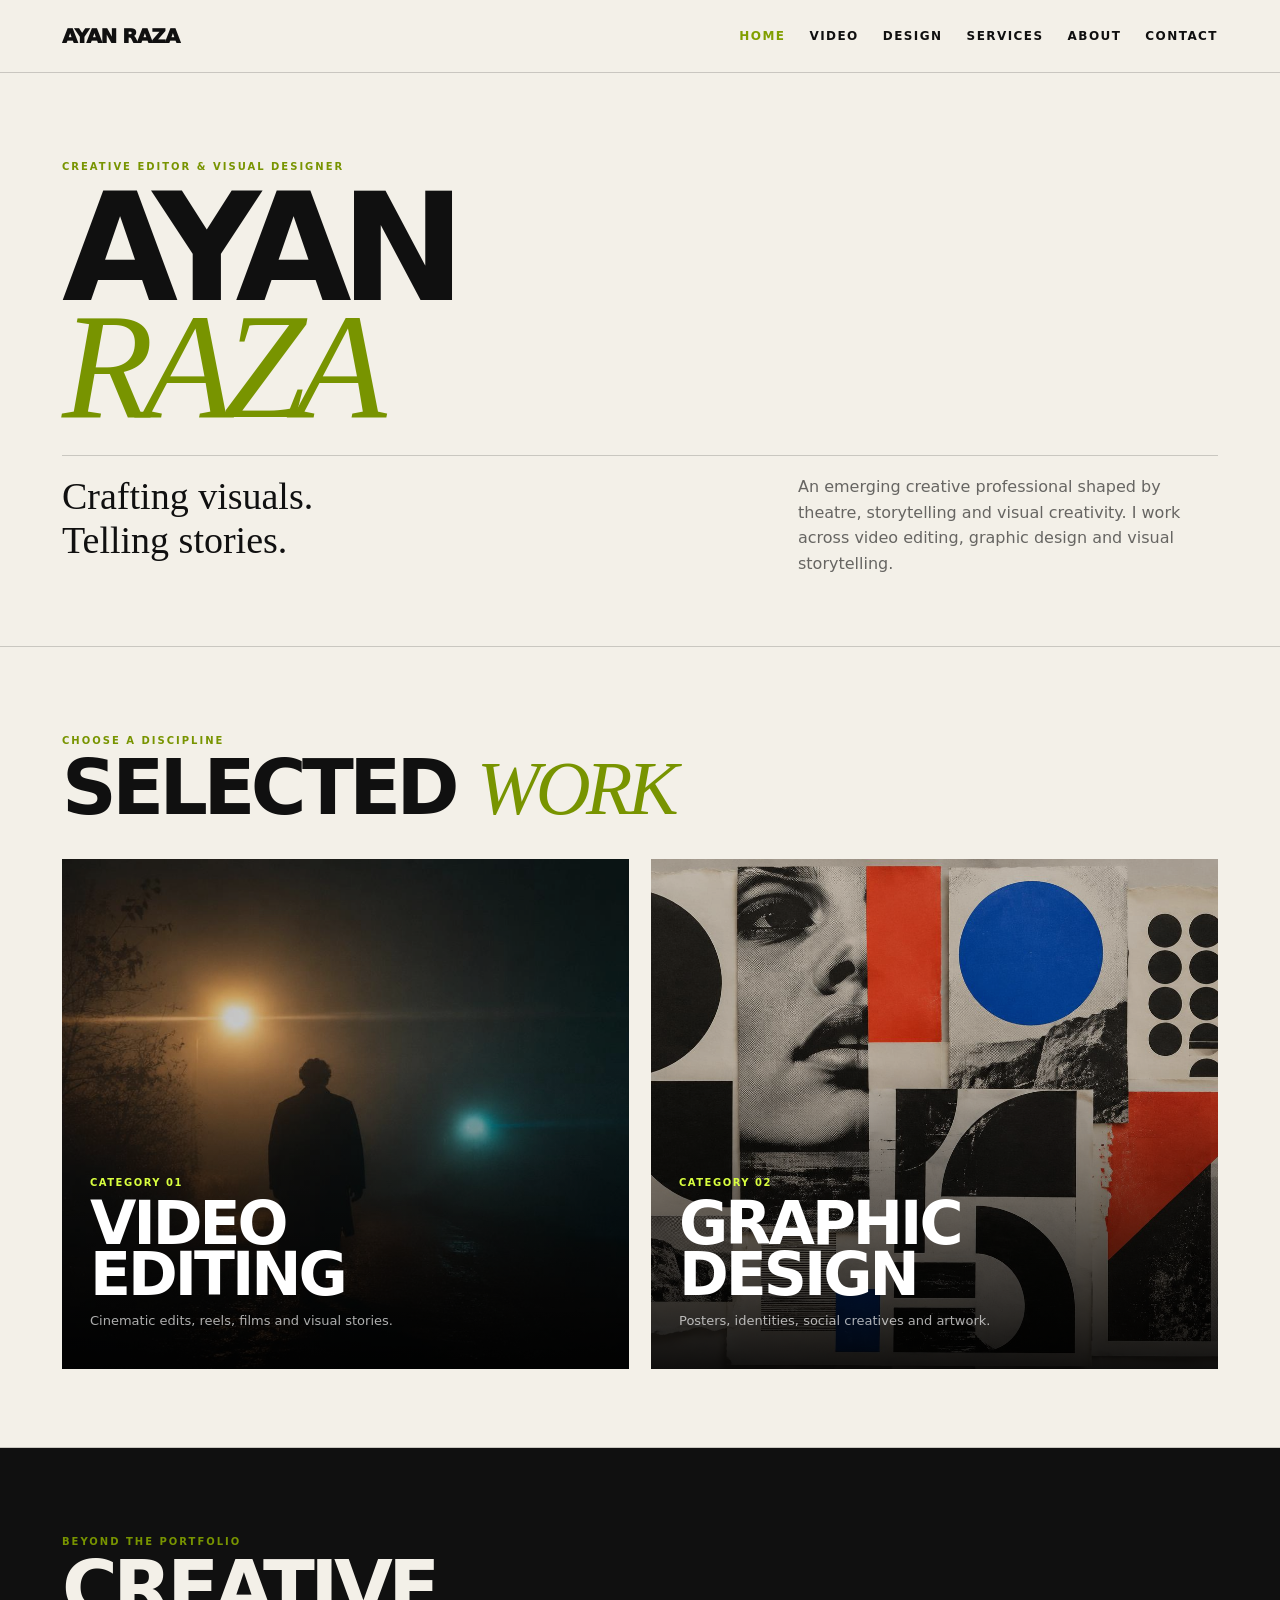
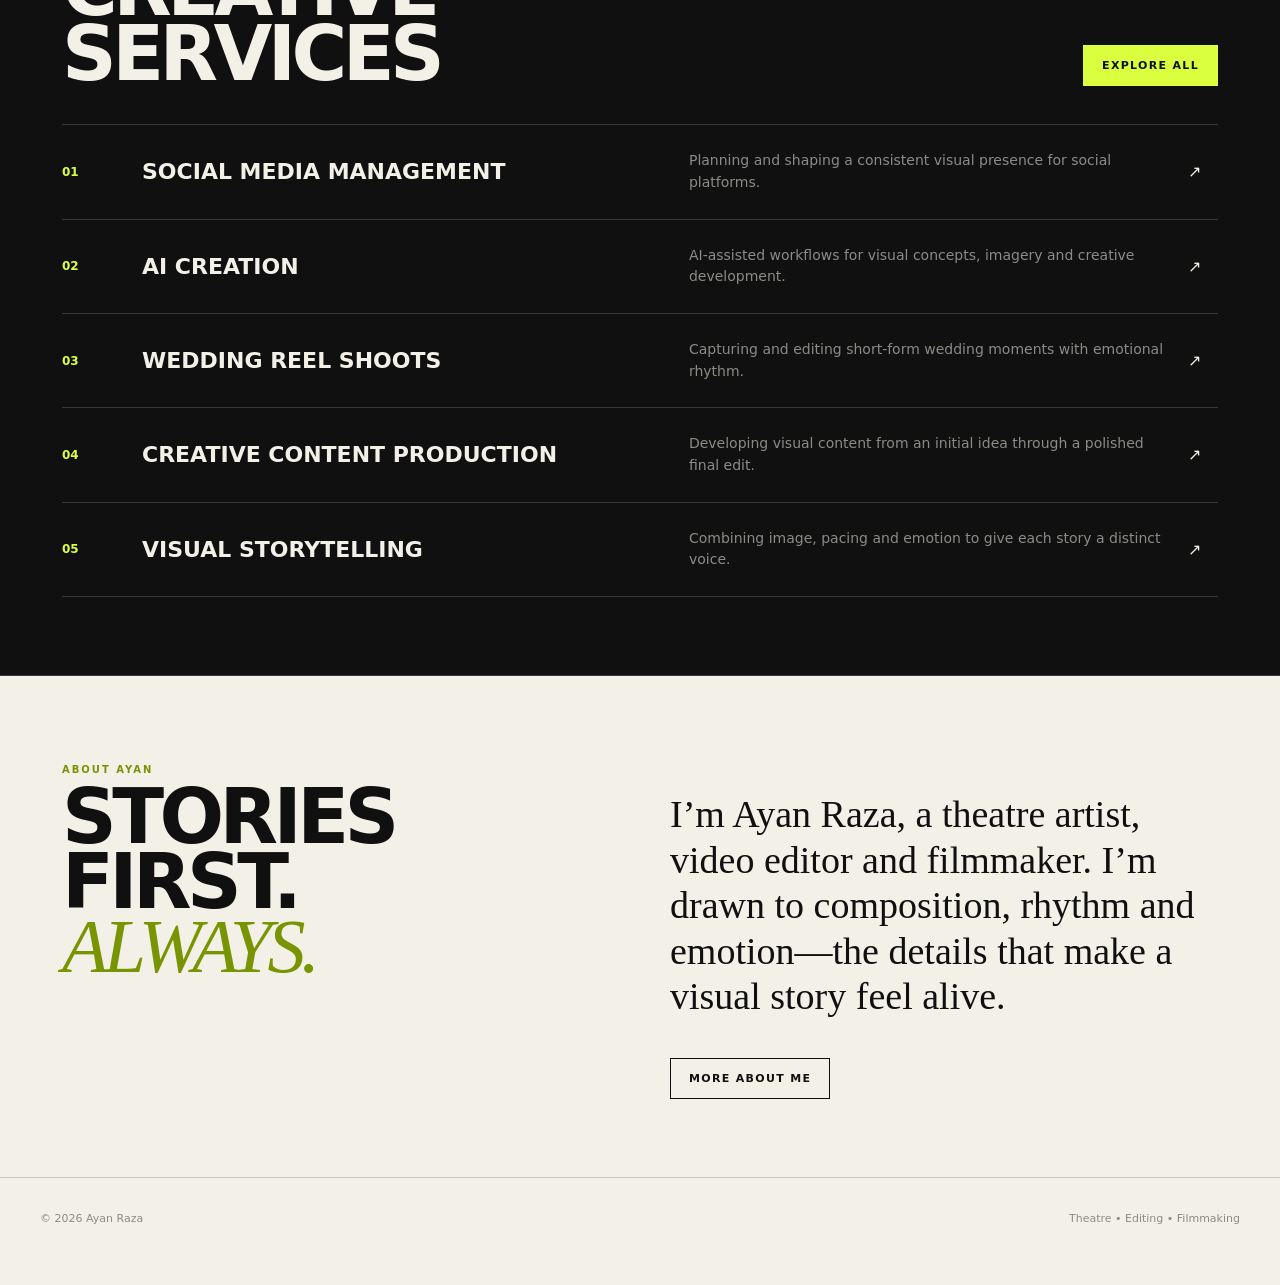
<file: index.html>
<!doctype html><html lang="en"><head><meta charset="utf-8"><meta name="viewport" content="width=device-width,initial-scale=1"><meta name="description" content="Ayan Raza — Theatre Artist, Video Editor & Filmmaker"><title>Ayan Raza — Creative Portfolio</title><link rel="stylesheet" href="style.css"></head><body><nav class="nav"><div class="wrap navin"><a class="brand" href="index.html">AYAN RAZA</a><div class="links"><a href="index.html">Home</a><a href="video-editing.html">Video</a><a href="graphic-design.html">Design</a><a href="services.html">Services</a><a href="about.html">About</a><a href="contact.html">Contact</a></div><span class="menu">PORTFOLIO</span></div></nav><main><section class="hero"><div class="wrap"><p class="eyebrow">Creative Editor & Visual Designer</p><h1>AYAN<br><span class="editorial">RAZA</span></h1><div class="hero-row"><p class="tagline">Crafting visuals.<br>Telling stories.</p><p class="muted">An emerging creative professional shaped by theatre, storytelling and visual creativity. I work across video editing, graphic design and visual storytelling.</p></div></div></section><section class="section"><div class="wrap"><div class="section-head"><div><p class="eyebrow">Choose a discipline</p><h2>Selected <span class="editorial">work</span></h2></div></div><div class="grid2"><a class="work-card" href="video-editing.html"><img src="ayan-showreel.jpg" alt="Ayan video editing"><div class="shade"></div><div class="work-info"><span class="pill">Category 01</span><h3>Video<br>Editing</h3><p>Cinematic edits, reels, films and visual stories.</p></div></a><a class="work-card" href="graphic-design.html"><img src="graphic-collage.jpg" alt="Ayan graphic design"><div class="shade"></div><div class="work-info"><span class="pill">Category 02</span><h3>Graphic<br>Design</h3><p>Posters, identities, social creatives and artwork.</p></div></a></div></div></section><section class="section dark"><div class="wrap"><div class="section-head"><div><p class="eyebrow">Beyond the portfolio</p><h2>Creative<br>services</h2></div><a class="btn primary" href="services.html">Explore all</a></div><div class="services"><div class="service"><span class="num">01</span><h3>Social Media Management</h3><p>Planning and shaping a consistent visual presence for social platforms.</p><span>↗</span></div><div class="service"><span class="num">02</span><h3>AI Creation</h3><p>AI-assisted workflows for visual concepts, imagery and creative development.</p><span>↗</span></div><div class="service"><span class="num">03</span><h3>Wedding Reel Shoots</h3><p>Capturing and editing short-form wedding moments with emotional rhythm.</p><span>↗</span></div><div class="service"><span class="num">04</span><h3>Creative Content Production</h3><p>Developing visual content from an initial idea through a polished final edit.</p><span>↗</span></div><div class="service"><span class="num">05</span><h3>Visual Storytelling</h3><p>Combining image, pacing and emotion to give each story a distinct voice.</p><span>↗</span></div></div></div></section><section class="section"><div class="wrap about-grid"><div><p class="eyebrow">About Ayan</p><h2>Stories first.<br><span class="editorial">Always.</span></h2></div><div><p class="about-copy">I’m Ayan Raza, a theatre artist, video editor and filmmaker. I’m drawn to composition, rhythm and emotion—the details that make a visual story feel alive.</p><a class="btn" href="about.html">More about me</a></div></div></section></main><footer class="footer wrap"><span>© 2026 Ayan Raza</span><span>Theatre • Editing • Filmmaking</span></footer><script src="script.js"></script></body></html>
</file>
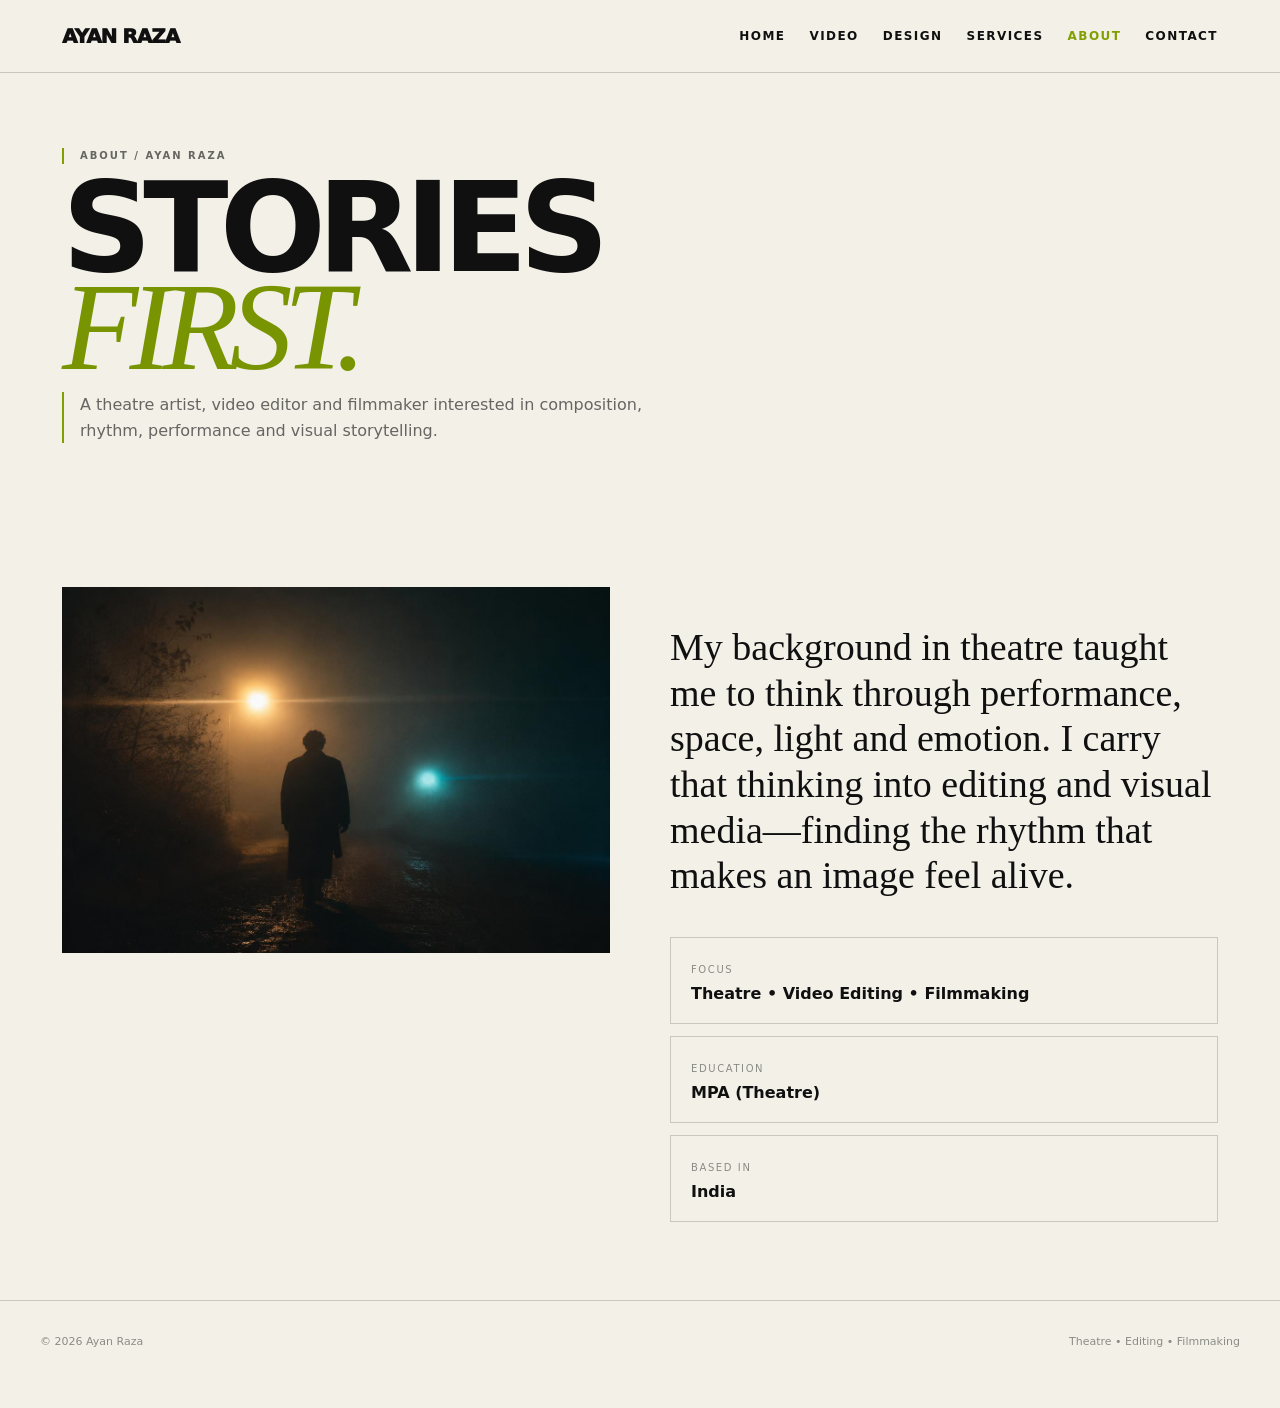
<file: about.html>
<!doctype html><html lang="en"><head><meta charset="utf-8"><meta name="viewport" content="width=device-width,initial-scale=1"><title>About — Ayan Raza</title><link rel="stylesheet" href="style.css"></head><body><nav class="nav"><div class="wrap navin"><a class="brand" href="index.html">AYAN RAZA</a><div class="links"><a href="index.html">Home</a><a href="video-editing.html">Video</a><a href="graphic-design.html">Design</a><a href="services.html">Services</a><a href="about.html">About</a><a href="contact.html">Contact</a></div><span class="menu">ABOUT AYAN</span></div></nav><main><header class="page-head"><div class="wrap"><p class="eyebrow">About / Ayan Raza</p><h1>Stories<br><span class="editorial">first.</span></h1><p>A theatre artist, video editor and filmmaker interested in composition, rhythm, performance and visual storytelling.</p></div></header><section class="section"><div class="wrap about-grid"><div><img src="ayan-showreel.jpg" alt="Ayan creative portfolio image"></div><div><p class="about-copy">My background in theatre taught me to think through performance, space, light and emotion. I carry that thinking into editing and visual media—finding the rhythm that makes an image feel alive.</p><div class="facts"><div class="fact"><span>Focus</span><b>Theatre • Video Editing • Filmmaking</b></div><div class="fact"><span>Education</span><b>MPA (Theatre)</b></div><div class="fact"><span>Based in</span><b>India</b></div></div></div></div></section></main><footer class="footer wrap"><span>© 2026 Ayan Raza</span><span>Theatre • Editing • Filmmaking</span></footer><script src="script.js"></script></body></html>
</file>
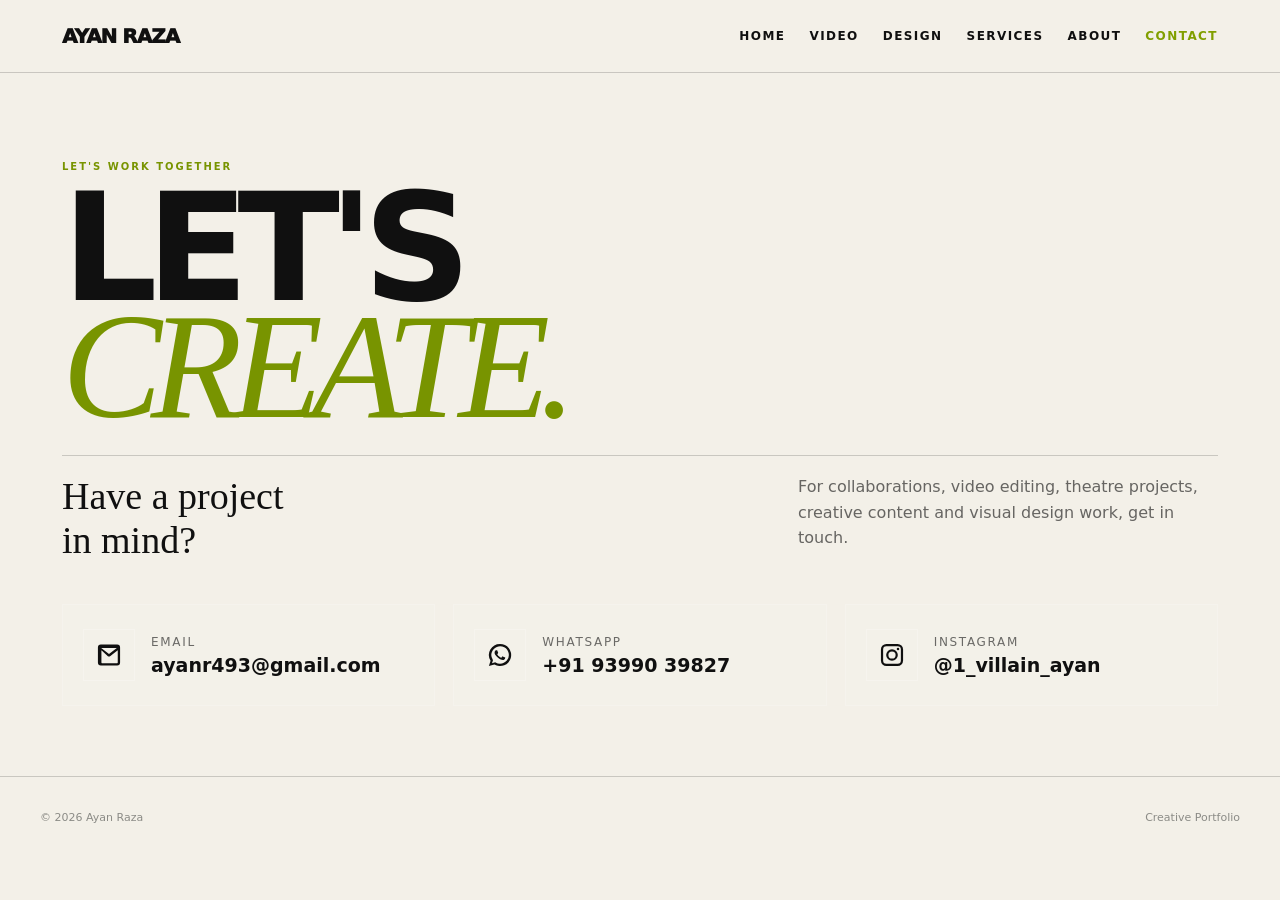
<file: contact.html>
<!doctype html>
<html lang="en">
<head>
<meta charset="utf-8">
<meta name="viewport" content="width=device-width,initial-scale=1">
<title>Contact — Ayan Raza</title>
<link rel="stylesheet" href="style.css">
<style>
.contact-box{
  display:grid;
  grid-template-columns:repeat(3,minmax(0,1fr));
  gap:18px;
  margin-top:42px;
}
.contact-card{
  display:flex;
  align-items:center;
  gap:16px;
  padding:24px 20px;
  border:1px solid rgba(255,255,255,.16);
  background:rgba(255,255,255,.035);
  color:inherit;
  text-decoration:none;
  transition:transform .2s ease,border-color .2s ease,background .2s ease;
}
.contact-card:hover{
  transform:translateY(-4px);
  border-color:rgba(255,255,255,.4);
  background:rgba(255,255,255,.07);
}
.contact-icon{
  width:52px;height:52px;min-width:52px;
  display:grid;place-items:center;
  border:1px solid rgba(255,255,255,.2);
}
.contact-icon svg{width:28px;height:28px;fill:currentColor}
.contact-label{
  display:block;
  font-size:12px;
  letter-spacing:.14em;
  text-transform:uppercase;
  opacity:.6;
  margin-bottom:5px;
}
.contact-value{
  display:block;
  font-size:clamp(15px,2vw,19px);
  font-weight:700;
  word-break:break-word;
}
@media(max-width:760px){
  .contact-box{grid-template-columns:1fr}
  .contact-card{padding:20px}
}
</style>
</head>
<body>
<nav class="nav">
  <div class="wrap navin">
    <a class="brand" href="index.html">AYAN RAZA</a>
    <div class="links">
      <a href="index.html">Home</a>
      <a href="video-editing.html">Video</a>
      <a href="graphic-design.html">Design</a>
      <a href="services.html">Services</a>
      <a href="about.html">About</a>
      <a href="contact.html">Contact</a>
    </div>
    <span class="menu">CONTACT</span>
  </div>
</nav>

<main>
<section class="hero">
  <div class="wrap">
    <p class="eyebrow">Let's work together</p>
    <h1>Let's<br><span class="editorial">create.</span></h1>

    <div class="hero-row">
      <p class="tagline">Have a project<br>in mind?</p>
      <p class="muted">For collaborations, video editing, theatre projects, creative content and visual design work, get in touch.</p>
    </div>

    <div class="contact-box">
      <a class="contact-card" href="mailto:ayanr493@gmail.com">
        <span class="contact-icon" aria-hidden="true">
          <svg viewBox="0 0 24 24"><path d="M2.5 5.5A2.5 2.5 0 0 1 5 3h14a2.5 2.5 0 0 1 2.5 2.5v13A2.5 2.5 0 0 1 19 21H5a2.5 2.5 0 0 1-2.5-2.5v-13Zm2.8.5L12 11.2 18.7 6H5.3Zm14.2 1.9-6.55 5.1a1.5 1.5 0 0 1-1.9 0L5.5 7.9v10.6c0 .28.22.5.5.5h13c.28 0 .5-.22.5-.5V7.9Z"/></svg>
        </span>
        <span>
          <span class="contact-label">Email</span>
          <span class="contact-value">ayanr493@gmail.com</span>
        </span>
      </a>

      <a class="contact-card" href="https://wa.me/919399039827" target="_blank" rel="noreferrer">
        <span class="contact-icon" aria-hidden="true">
          <svg viewBox="0 0 24 24"><path d="M12 2.5a9.5 9.5 0 0 0-8.1 14.47L2.5 21.5l4.68-1.36A9.5 9.5 0 1 0 12 2.5Zm0 17a7.48 7.48 0 0 1-3.8-1.04l-.27-.16-2.78.81.83-2.71-.18-.28A7.5 7.5 0 1 1 12 19.5Zm4.12-5.56c-.23-.12-1.36-.67-1.57-.75-.21-.08-.36-.12-.51.12-.15.23-.59.75-.72.9-.13.16-.27.18-.5.06-.23-.12-.96-.35-1.83-1.11-.68-.6-1.14-1.33-1.27-1.56-.13-.23-.01-.36.1-.47.1-.1.23-.27.35-.4.12-.14.16-.23.23-.39.08-.15.04-.29-.02-.41-.06-.12-.51-1.23-.7-1.69-.18-.44-.37-.38-.51-.39h-.43c-.15 0-.39.06-.59.29-.2.23-.78.76-.78 1.85s.8 2.15.91 2.3c.11.16 1.57 2.4 3.8 3.36.53.23.95.37 1.27.47.53.17 1.01.15 1.39.09.42-.06 1.36-.56 1.55-1.1.19-.54.19-1 .13-1.1-.06-.1-.21-.16-.44-.28Z"/></svg>
        </span>
        <span>
          <span class="contact-label">WhatsApp</span>
          <span class="contact-value">+91 93990 39827</span>
        </span>
      </a>

      <a class="contact-card" href="https://www.instagram.com/1_villain_ayan/" target="_blank" rel="noreferrer">
        <span class="contact-icon" aria-hidden="true">
          <svg viewBox="0 0 24 24"><path d="M7.2 2.5h9.6A4.7 4.7 0 0 1 21.5 7.2v9.6a4.7 4.7 0 0 1-4.7 4.7H7.2a4.7 4.7 0 0 1-4.7-4.7V7.2a4.7 4.7 0 0 1 4.7-4.7Zm0 1.9a2.8 2.8 0 0 0-2.8 2.8v9.6a2.8 2.8 0 0 0 2.8 2.8h9.6a2.8 2.8 0 0 0 2.8-2.8V7.2a2.8 2.8 0 0 0-2.8-2.8H7.2Zm9.95 1.43a1.1 1.1 0 1 1 0 2.2 1.1 1.1 0 0 1 0-2.2ZM12 7a5 5 0 1 1 0 10 5 5 0 0 1 0-10Zm0 1.9A3.1 3.1 0 1 0 12 15.1 3.1 3.1 0 0 0 12 8.9Z"/></svg>
        </span>
        <span>
          <span class="contact-label">Instagram</span>
          <span class="contact-value">@1_villain_ayan</span>
        </span>
      </a>
    </div>
  </div>
</section>
</main>

<footer class="footer wrap">
  <span>© 2026 Ayan Raza</span>
  <span>Creative Portfolio</span>
</footer>
<script src="script.js"></script>
</body>
</html>
</file>
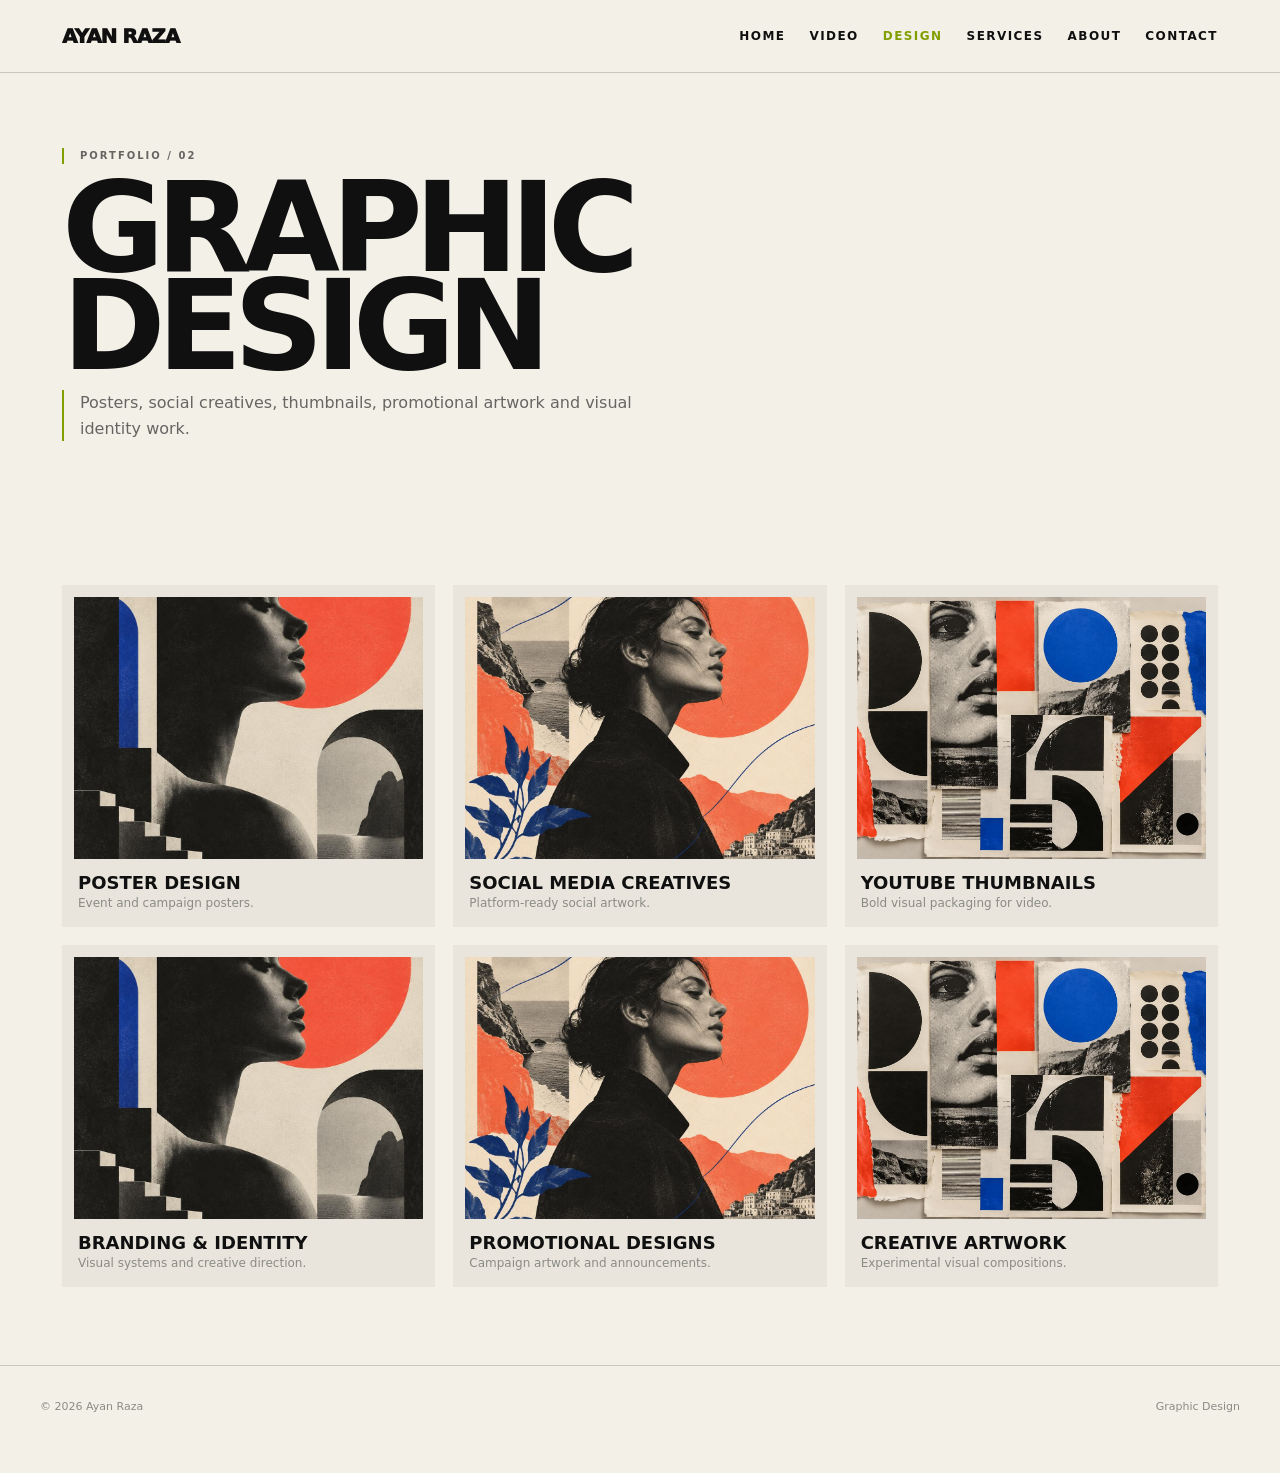
<file: graphic-design.html>
<!doctype html><html lang="en"><head><meta charset="utf-8"><meta name="viewport" content="width=device-width,initial-scale=1"><title>Graphic Design — Ayan Raza</title><link rel="stylesheet" href="style.css"></head><body><nav class="nav"><div class="wrap navin"><a class="brand" href="index.html">AYAN RAZA</a><div class="links"><a href="index.html">Home</a><a href="video-editing.html">Video</a><a href="graphic-design.html">Design</a><a href="services.html">Services</a><a href="about.html">About</a><a href="contact.html">Contact</a></div><span class="menu">GRAPHIC DESIGN</span></div></nav><main><header class="page-head"><div class="wrap"><p class="eyebrow">Portfolio / 02</p><h1>Graphic<br>Design</h1><p>Posters, social creatives, thumbnails, promotional artwork and visual identity work.</p></div></header><section class="section"><div class="wrap"><div class="grid3"><div class="design-card"><img class="design-img" src="design-poster.jpg" alt="Poster design"><h3>Poster Design</h3><p>Event and campaign posters.</p></div><div class="design-card"><img class="design-img" src="design-social.jpg" alt="Social media creatives"><h3>Social Media Creatives</h3><p>Platform-ready social artwork.</p></div><div class="design-card"><img class="design-img" src="graphic-collage.jpg" alt="YouTube thumbnails"><h3>YouTube Thumbnails</h3><p>Bold visual packaging for video.</p></div><div class="design-card"><img class="design-img" src="design-poster.jpg" alt="Brand identity"><h3>Branding & Identity</h3><p>Visual systems and creative direction.</p></div><div class="design-card"><img class="design-img" src="design-social.jpg" alt="Promotional designs"><h3>Promotional Designs</h3><p>Campaign artwork and announcements.</p></div><div class="design-card"><img class="design-img" src="graphic-collage.jpg" alt="Creative artwork"><h3>Creative Artwork</h3><p>Experimental visual compositions.</p></div></div></div></section></main><footer class="footer wrap"><span>© 2026 Ayan Raza</span><span>Graphic Design</span></footer><script src="script.js"></script></body></html>
</file>
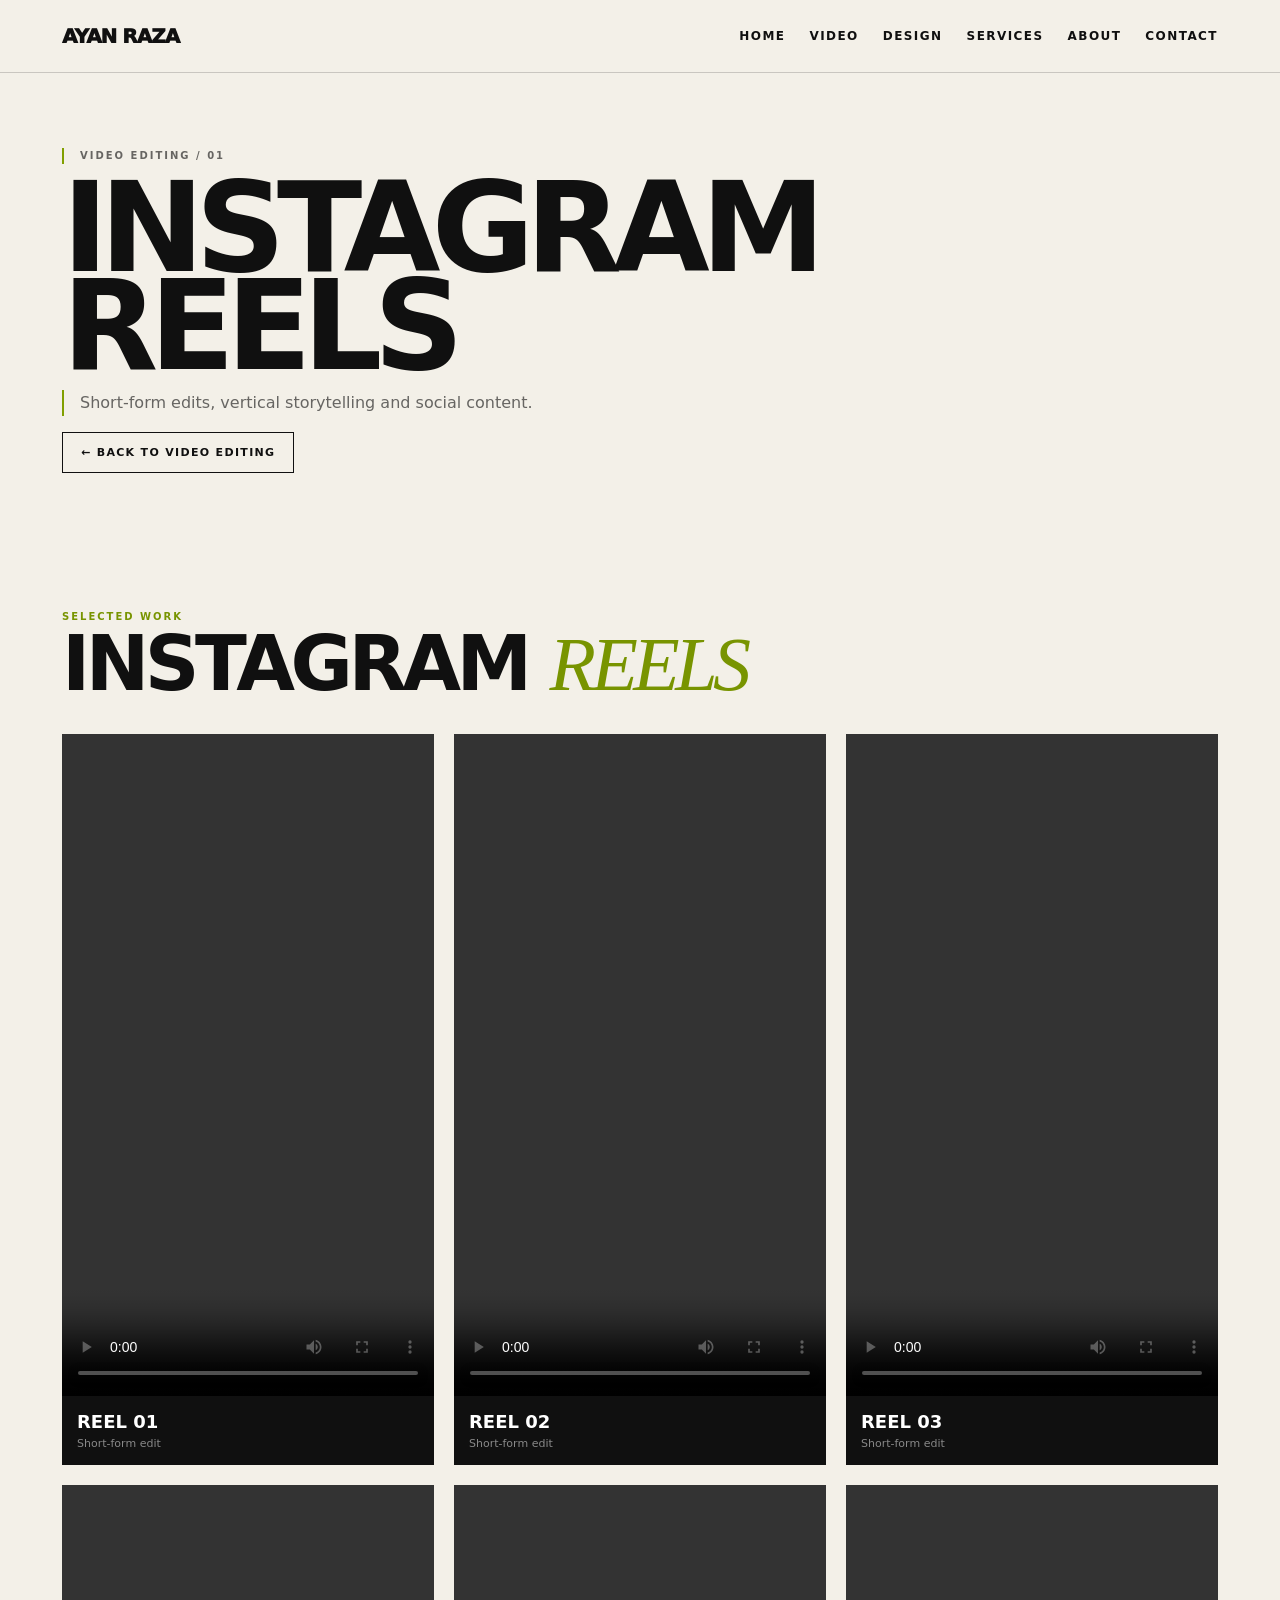
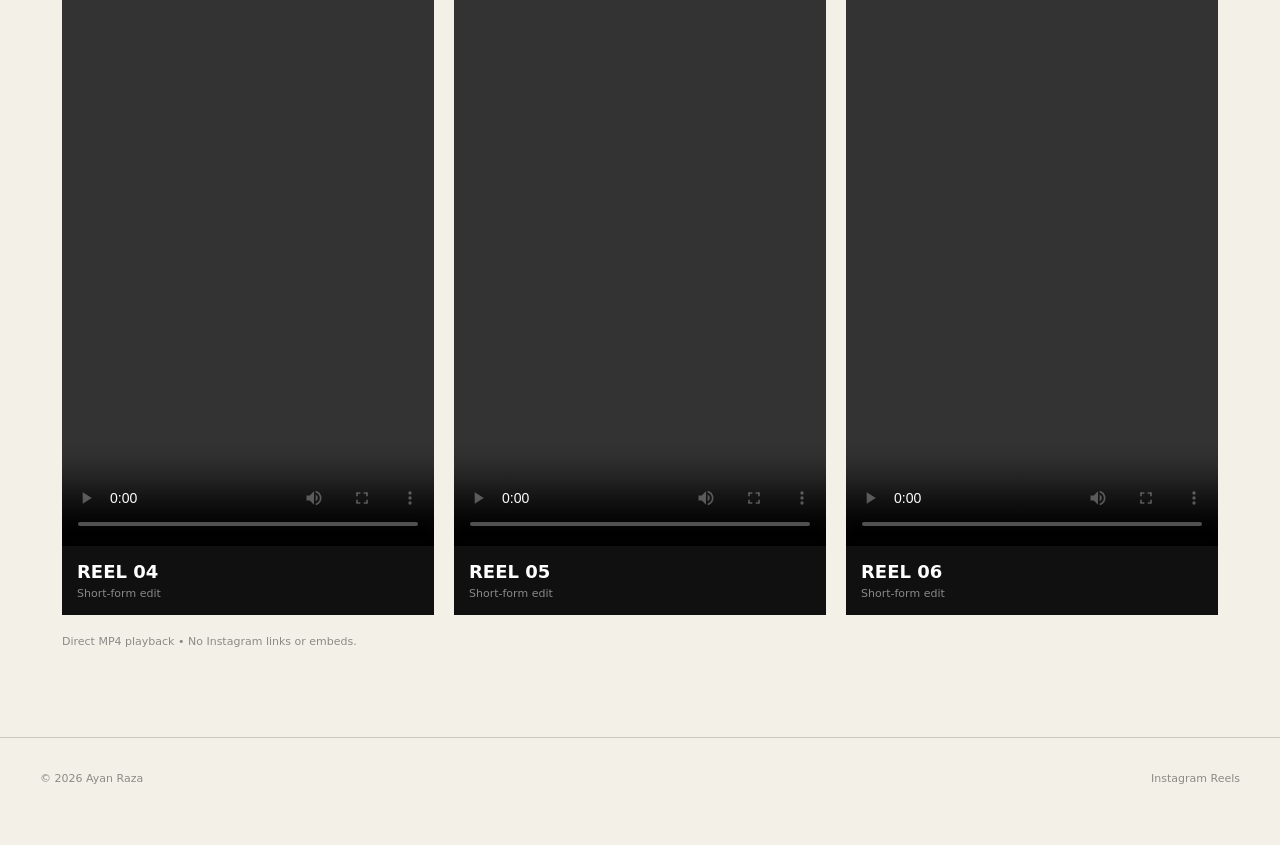
<file: instagram-reels.html>
<!doctype html>
<html lang="en">
<head>
<meta charset="utf-8">
<meta name="viewport" content="width=device-width,initial-scale=1">
<title>Instagram Reels — Ayan Raza</title>
<link rel="stylesheet" href="style.css">
</head>
<body>
<nav class="nav">
  <div class="wrap navin">
    <a class="brand" href="index.html">AYAN RAZA</a>
    <div class="links">
      <a href="index.html">Home</a>
      <a href="video-editing.html">Video</a>
      <a href="graphic-design.html">Design</a>
      <a href="services.html">Services</a>
      <a href="about.html">About</a>
      <a href="contact.html">Contact</a>
    </div>
    <span class="menu">INSTAGRAM REELS</span>
  </div>
</nav>

<main>
  <header class="page-head">
    <div class="wrap">
      <p class="eyebrow">Video Editing / 01</p>
      <h1>Instagram<br>Reels</h1>
      <p>Short-form edits, vertical storytelling and social content.</p>
      <a class="btn" href="video-editing.html">← Back to Video Editing</a>
    </div>
  </header>

  <section class="section">
    <div class="wrap">
      <div class="section-head">
        <div>
          <p class="eyebrow">Selected work</p>
          <h2>Instagram <span class="editorial">Reels</span></h2>
        </div>
      </div>

      <div class="reel-grid">
        <article class="reel-card"><div class="reel"><video controls playsinline preload="metadata" src="instagram-reel-01.mp4"></video></div><div class="reel-meta"><h3>Reel 01</h3><p>Short-form edit</p></div></article>
        <article class="reel-card"><div class="reel"><video controls playsinline preload="metadata" src="instagram-reel-02.mp4"></video></div><div class="reel-meta"><h3>Reel 02</h3><p>Short-form edit</p></div></article>
        <article class="reel-card"><div class="reel"><video controls playsinline preload="metadata" src="instagram-reel-03.mp4"></video></div><div class="reel-meta"><h3>Reel 03</h3><p>Short-form edit</p></div></article>
        <article class="reel-card"><div class="reel"><video controls playsinline preload="metadata" src="instagram-reel-04.mp4"></video></div><div class="reel-meta"><h3>Reel 04</h3><p>Short-form edit</p></div></article>
        <article class="reel-card"><div class="reel"><video controls playsinline preload="metadata" src="instagram-reel-05.mp4"></video></div><div class="reel-meta"><h3>Reel 05</h3><p>Short-form edit</p></div></article>
        <article class="reel-card"><div class="reel"><video controls playsinline preload="metadata" src="instagram-reel-06.mp4"></video></div><div class="reel-meta"><h3>Reel 06</h3><p>Short-form edit</p></div></article>
      </div>

      <p class="note">Direct MP4 playback • No Instagram links or embeds.</p>
    </div>
  </section>
</main>

<footer class="footer wrap">
  <span>© 2026 Ayan Raza</span>
  <span>Instagram Reels</span>
</footer>
<script src="script.js"></script>
</body>
</html>
</file>
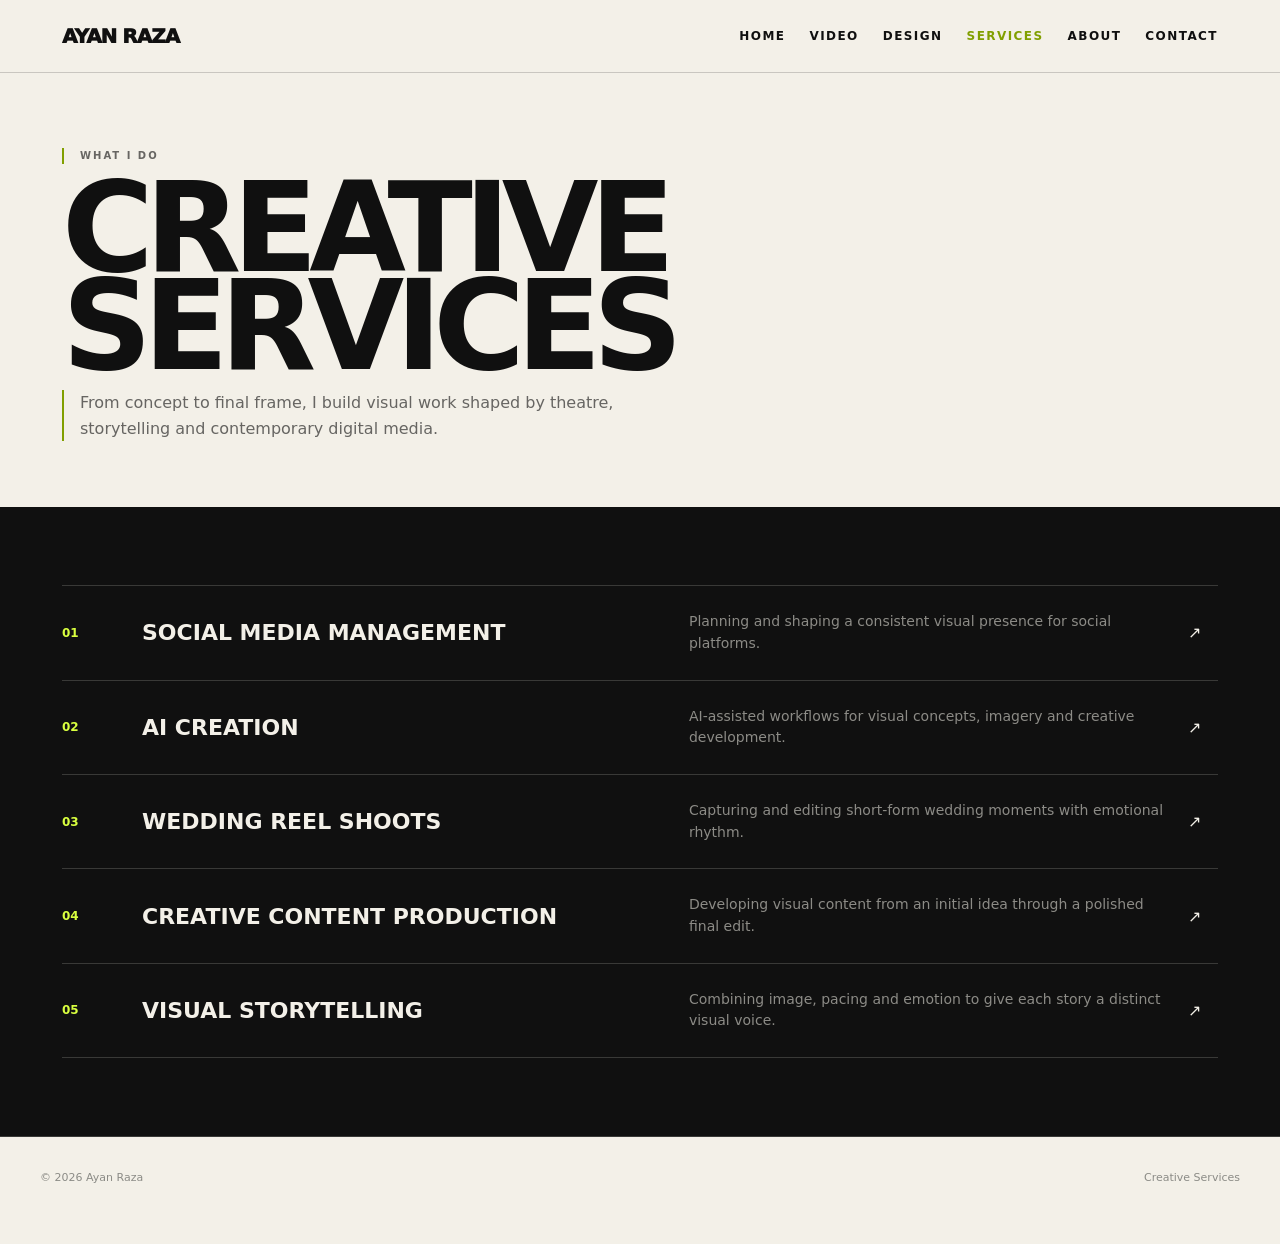
<file: services.html>
<!doctype html><html lang="en"><head><meta charset="utf-8"><meta name="viewport" content="width=device-width,initial-scale=1"><title>Services — Ayan Raza</title><link rel="stylesheet" href="style.css"></head><body><nav class="nav"><div class="wrap navin"><a class="brand" href="index.html">AYAN RAZA</a><div class="links"><a href="index.html">Home</a><a href="video-editing.html">Video</a><a href="graphic-design.html">Design</a><a href="services.html">Services</a><a href="about.html">About</a><a href="contact.html">Contact</a></div><span class="menu">SERVICES</span></div></nav><main><header class="page-head"><div class="wrap"><p class="eyebrow">What I do</p><h1>Creative<br>Services</h1><p>From concept to final frame, I build visual work shaped by theatre, storytelling and contemporary digital media.</p></div></header><section class="section dark"><div class="wrap"><div class="services"><div class="service"><span class="num">01</span><h3>Social Media Management</h3><p>Planning and shaping a consistent visual presence for social platforms.</p><span>↗</span></div><div class="service"><span class="num">02</span><h3>AI Creation</h3><p>AI-assisted workflows for visual concepts, imagery and creative development.</p><span>↗</span></div><div class="service"><span class="num">03</span><h3>Wedding Reel Shoots</h3><p>Capturing and editing short-form wedding moments with emotional rhythm.</p><span>↗</span></div><div class="service"><span class="num">04</span><h3>Creative Content Production</h3><p>Developing visual content from an initial idea through a polished final edit.</p><span>↗</span></div><div class="service"><span class="num">05</span><h3>Visual Storytelling</h3><p>Combining image, pacing and emotion to give each story a distinct visual voice.</p><span>↗</span></div></div></div></section></main><footer class="footer wrap"><span>© 2026 Ayan Raza</span><span>Creative Services</span></footer><script src="script.js"></script></body></html>
</file>
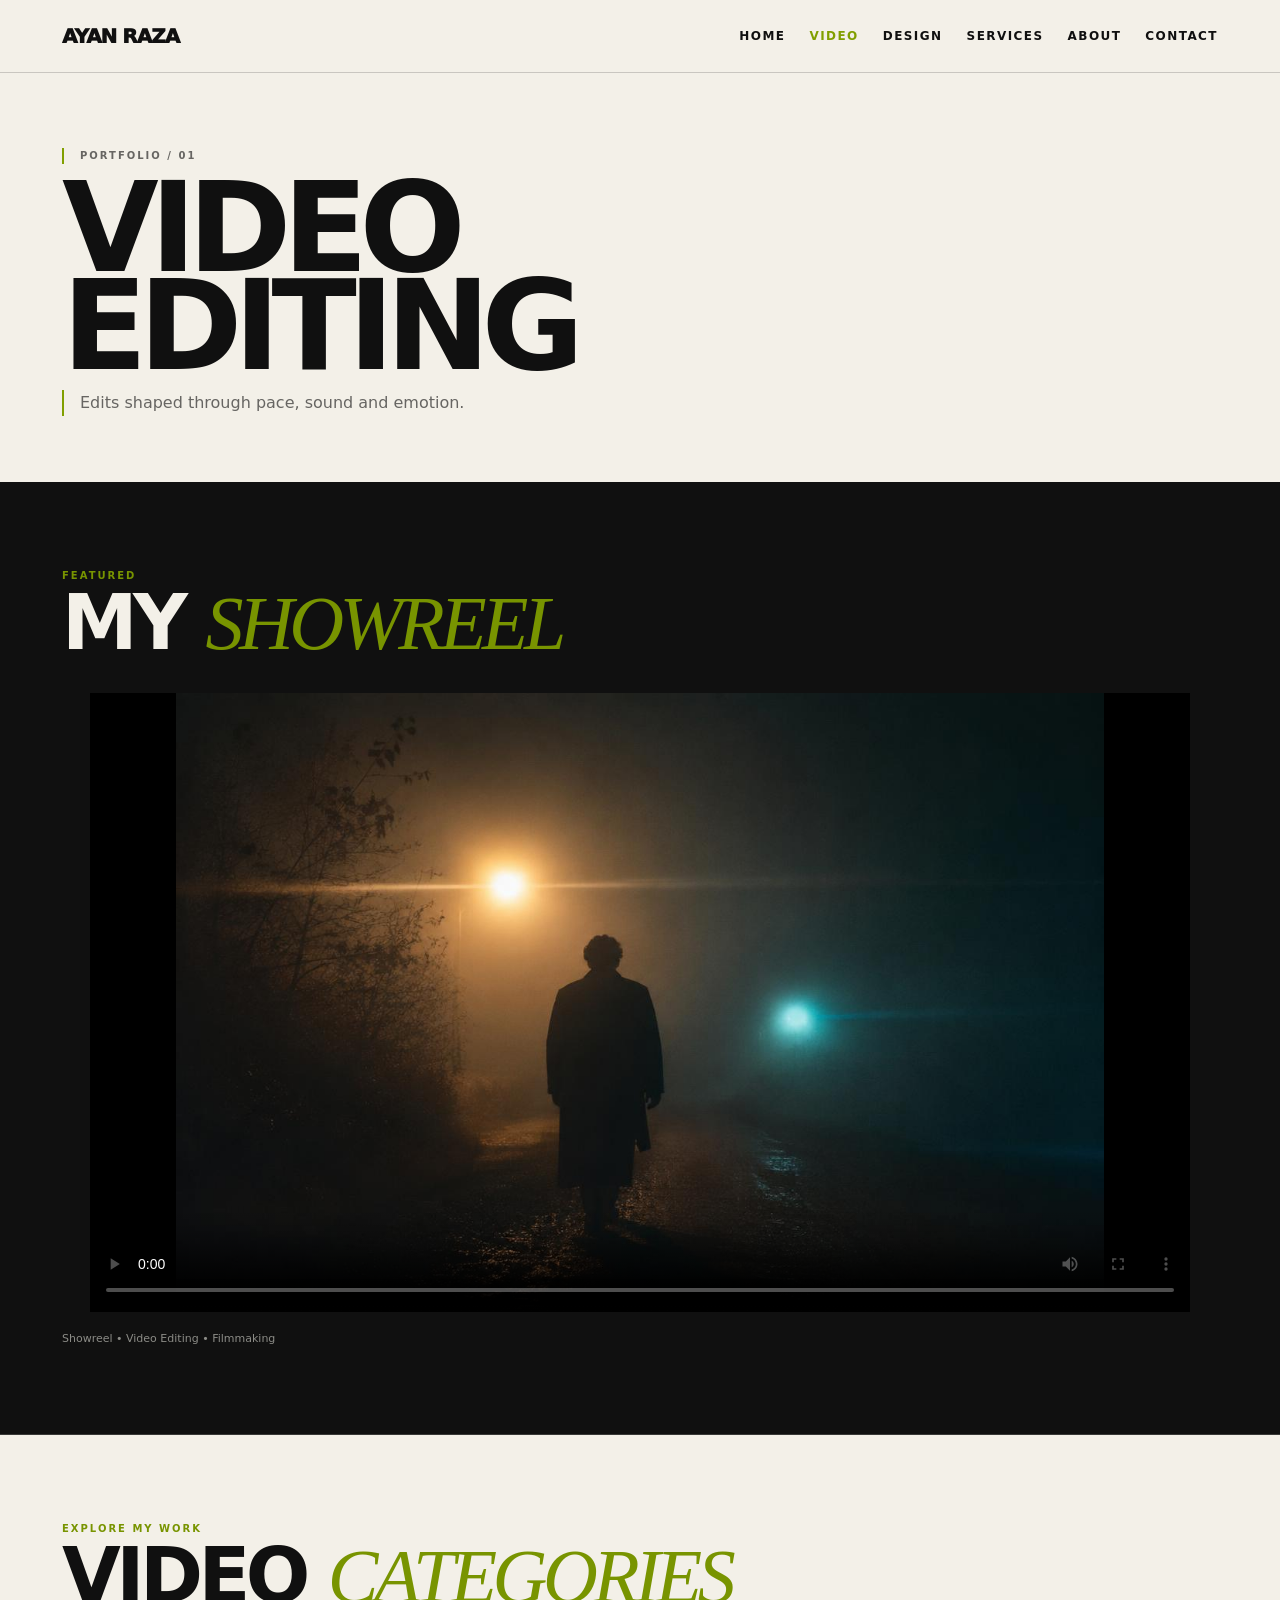
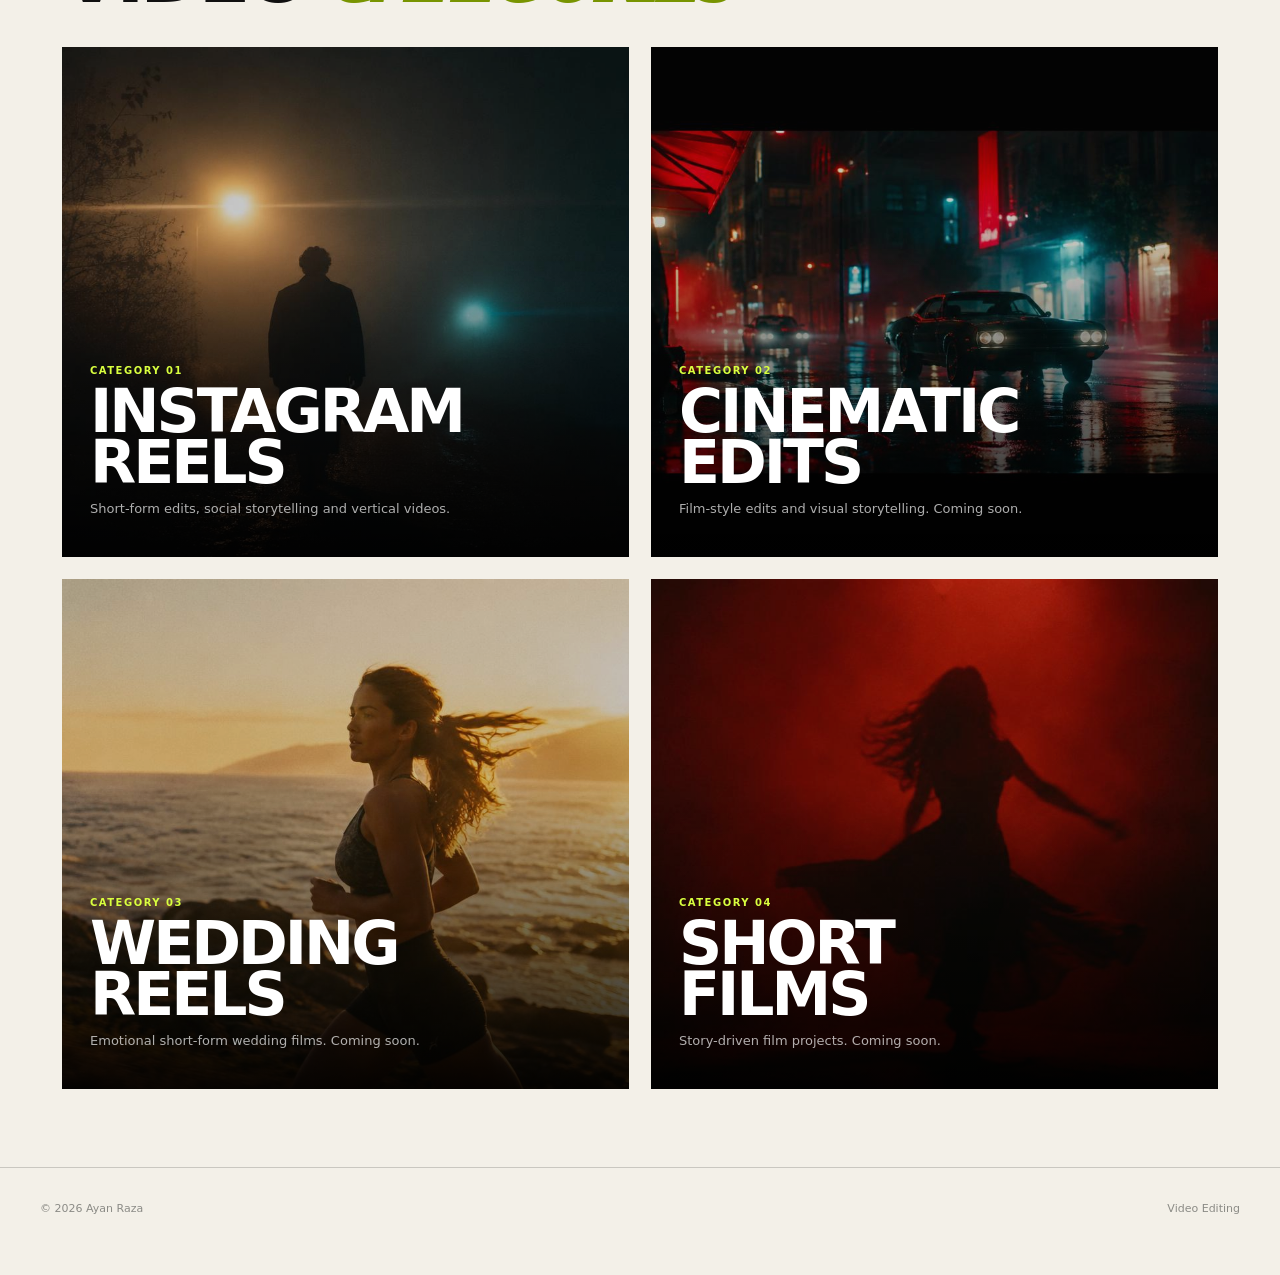
<file: video-editing.html>
<!doctype html>
<html lang="en">
<head>
<meta charset="utf-8">
<meta name="viewport" content="width=device-width,initial-scale=1">
<title>Video Editing — Ayan Raza</title>
<link rel="stylesheet" href="style.css">
</head>
<body>
<nav class="nav">
  <div class="wrap navin">
    <a class="brand" href="index.html">AYAN RAZA</a>
    <div class="links">
      <a href="index.html">Home</a>
      <a href="video-editing.html">Video</a>
      <a href="graphic-design.html">Design</a>
      <a href="services.html">Services</a>
      <a href="about.html">About</a>
      <a href="contact.html">Contact</a>
    </div>
    <span class="menu">VIDEO EDITING</span>
  </div>
</nav>

<main>
  <header class="page-head">
    <div class="wrap">
      <p class="eyebrow">Portfolio / 01</p>
      <h1>Video<br>Editing</h1>
      <p>Edits shaped through pace, sound and emotion.</p>
    </div>
  </header>

  <section class="section dark">
    <div class="wrap">
      <div class="section-head">
        <div>
          <p class="eyebrow">Featured</p>
          <h2>My <span class="editorial">Showreel</span></h2>
        </div>
      </div>

      <div class="reel" style="width:100%;max-width:1100px;margin:0 auto;aspect-ratio:16/9;overflow:hidden;background:#000;">
        <video controls playsinline preload="metadata" poster="ayan-showreel.jpg"
               src="ayan-showreel.mp4"
               style="display:block;width:100%;height:100%;object-fit:contain;background:#000;"></video>
      </div>
      <p class="note">Showreel • Video Editing • Filmmaking</p>
    </div>
  </section>

  <section class="section">
    <div class="wrap">
      <div class="section-head">
        <div>
          <p class="eyebrow">Explore my work</p>
          <h2>Video <span class="editorial">Categories</span></h2>
        </div>
      </div>

      <div class="grid2">
        <a class="work-card" href="instagram-reels.html">
          <img src="ayan-showreel.jpg" alt="Instagram Reels">
          <div class="shade"></div>
          <div class="work-info">
            <span class="pill">Category 01</span>
            <h3>Instagram<br>Reels</h3>
            <p>Short-form edits, social storytelling and vertical videos.</p>
          </div>
        </a>

        <div class="work-card">
          <img src="project-nightfall.jpg" alt="Cinematic Edits">
          <div class="shade"></div>
          <div class="work-info">
            <span class="pill">Category 02</span>
            <h3>Cinematic<br>Edits</h3>
            <p>Film-style edits and visual storytelling. Coming soon.</p>
          </div>
        </div>

        <div class="work-card">
          <img src="project-tide.jpg" alt="Wedding Reels">
          <div class="shade"></div>
          <div class="work-info">
            <span class="pill">Category 03</span>
            <h3>Wedding<br>Reels</h3>
            <p>Emotional short-form wedding films. Coming soon.</p>
          </div>
        </div>

        <div class="work-card">
          <img src="project-ember.jpg" alt="Short Films">
          <div class="shade"></div>
          <div class="work-info">
            <span class="pill">Category 04</span>
            <h3>Short<br>Films</h3>
            <p>Story-driven film projects. Coming soon.</p>
          </div>
        </div>
      </div>
    </div>
  </section>
</main>

<footer class="footer wrap">
  <span>© 2026 Ayan Raza</span>
  <span>Video Editing</span>
</footer>
<script src="script.js"></script>
</body>
</html>
</file>
<file: style.css>
:root{--ink:#101010;--paper:#f3f0e8;--flare:#d9ff3f;--muted:#8b8b86;--line:rgba(16,16,16,.18);--card:#e9e5dc}*{box-sizing:border-box}html{scroll-behavior:smooth}body{margin:0;background:var(--paper);color:var(--ink);font-family:Inter,ui-sans-serif,system-ui,-apple-system,BlinkMacSystemFont,"Segoe UI",sans-serif}a{color:inherit;text-decoration:none}img{max-width:100%;display:block}.wrap{max-width:1200px;margin:auto;padding:0 22px}.nav{position:sticky;top:0;z-index:50;background:rgba(243,240,232,.9);backdrop-filter:blur(14px);border-bottom:1px solid var(--line)}.navin{height:72px;display:flex;align-items:center;justify-content:space-between}.brand{font-weight:950;letter-spacing:-.05em;font-size:20px}.links{display:flex;gap:24px;font-size:12px;font-weight:800;text-transform:uppercase;letter-spacing:.12em}.links a:hover,.links a.active{color:#819f00}.menu{display:none;font-size:12px;font-weight:900}.hero{padding:78px 0 70px;border-bottom:1px solid var(--line)}.eyebrow{font-size:10px;font-weight:900;text-transform:uppercase;letter-spacing:.2em;color:#789400}.hero h1{font-size:clamp(64px,12vw,150px);line-height:.78;letter-spacing:-.075em;margin:18px 0 30px;text-transform:uppercase}.editorial{font-family:Georgia,serif;font-weight:400;font-style:italic;color:#789400}.hero-row{display:flex;justify-content:space-between;gap:30px;border-top:1px solid var(--line);padding-top:18px}.hero-row p{margin:0}.tagline{font-family:Georgia,serif;font-size:clamp(24px,3vw,38px)}.muted{color:rgba(16,16,16,.62);max-width:420px;line-height:1.6}.section{padding:78px 0;border-bottom:1px solid var(--line)}.dark{background:var(--ink);color:var(--paper);border-color:rgba(243,240,232,.18)}h2{font-size:clamp(42px,6vw,76px);line-height:.85;letter-spacing:-.06em;text-transform:uppercase;margin:0}.section-head{display:flex;justify-content:space-between;align-items:end;gap:20px;margin-bottom:38px}.grid2{display:grid;grid-template-columns:repeat(2,1fr);gap:22px}.grid3{display:grid;grid-template-columns:repeat(3,1fr);gap:18px}.work-card{position:relative;min-height:510px;overflow:hidden;background:#111;color:#fff}.work-card img{position:absolute;inset:0;width:100%;height:100%;object-fit:cover;transition:transform .5s,opacity .5s;opacity:.78}.work-card:hover img{transform:scale(1.05);opacity:.92}.shade{position:absolute;inset:0;background:linear-gradient(to top,rgba(0,0,0,.9),transparent 60%)}.work-info{position:absolute;left:0;right:0;bottom:0;padding:28px}.work-info h3{font-size:clamp(34px,5vw,60px);line-height:.85;margin:8px 0;text-transform:uppercase;letter-spacing:-.05em}.work-info p{font-size:13px;color:rgba(255,255,255,.68);max-width:390px}.pill{display:inline-block;font-size:10px;font-weight:900;letter-spacing:.15em;text-transform:uppercase;color:var(--flare)}.services{display:grid;border-top:1px solid rgba(243,240,232,.18);border-bottom:1px solid rgba(243,240,232,.18)}.service{display:grid;grid-template-columns:60px 1.1fr 1fr 30px;gap:20px;align-items:center;padding:25px 0;border-bottom:1px solid rgba(243,240,232,.18)}.service:last-child{border-bottom:0}.service h3{font-size:22px;margin:0;text-transform:uppercase}.service p{margin:0;color:rgba(243,240,232,.55);font-size:14px;line-height:1.55}.num{color:var(--flare);font-weight:900;font-size:12px}.about-grid{display:grid;grid-template-columns:1fr 1fr;gap:60px}.about-copy{font-family:Georgia,serif;font-size:clamp(24px,3vw,38px);line-height:1.2}.facts{display:grid;gap:12px}.fact{padding:20px;border:1px solid var(--line)}.fact span{font-size:10px;text-transform:uppercase;letter-spacing:.16em;color:var(--muted)}.fact b{display:block;margin-top:7px}.reel-card{background:#101010;color:#fff;border-radius:0;overflow:hidden}.reel{aspect-ratio:9/16;background:#000}.reel video{width:100%;height:100%;object-fit:cover;display:block}.reel-meta{padding:15px}.reel-meta h3{margin:0;font-size:18px;text-transform:uppercase}.reel-meta p{margin:5px 0 0;color:#888;font-size:11px}.contact-box{display:flex;flex-wrap:wrap;gap:12px;margin-top:28px}.btn{display:inline-block;border:1px solid var(--ink);padding:13px 18px;font-size:11px;font-weight:900;text-transform:uppercase;letter-spacing:.12em}.btn.primary{background:var(--flare);border-color:var(--flare)}.dark .btn{border-color:rgba(243,240,232,.5)}.dark .btn.primary{color:#101010;border-color:var(--flare)}.design-img{aspect-ratio:4/3;object-fit:cover;width:100%}.design-card{background:var(--card);padding:12px}.design-card h3{font-size:18px;text-transform:uppercase;margin:13px 4px 3px}.design-card p{font-size:12px;color:var(--muted);margin:0 4px 5px}.footer{padding:34px 0 60px;font-size:11px;color:var(--muted);display:flex;justify-content:space-between}.page-head{padding:65px 0 50px}.page-head h1{font-size:clamp(58px,10vw,125px);line-height:.78;letter-spacing:-.07em;text-transform:uppercase;margin:15px 0}.page-head p{border-left:2px solid #819f00;padding-left:16px;max-width:600px;color:rgba(16,16,16,.62);line-height:1.6}.reel-grid{display:grid;grid-template-columns:repeat(3,1fr);gap:20px}.showreel{grid-column:1/-1}.showreel .reel{aspect-ratio:16/7}.note{font-size:11px;color:var(--muted);margin-top:20px}.mobile-nav{display:none}
@media(max-width:800px){.links{display:none}.menu{display:block}.hero{padding-top:55px}.hero-row,.about-grid{flex-direction:column;display:flex}.grid2,.grid3,.reel-grid{grid-template-columns:1fr 1fr}.service{grid-template-columns:42px 1fr}.service p,.service>span:last-child{display:none}.work-card{min-height:440px}.section{padding:60px 0}}
@media(max-width:520px){.wrap{padding:0 16px}.grid2,.grid3,.reel-grid{grid-template-columns:1fr}.hero h1{font-size:64px}.work-card{min-height:420px}.showreel .reel{aspect-ratio:16/9}.footer{display:block}.footer span{display:block;margin-top:8px}}
</file>
